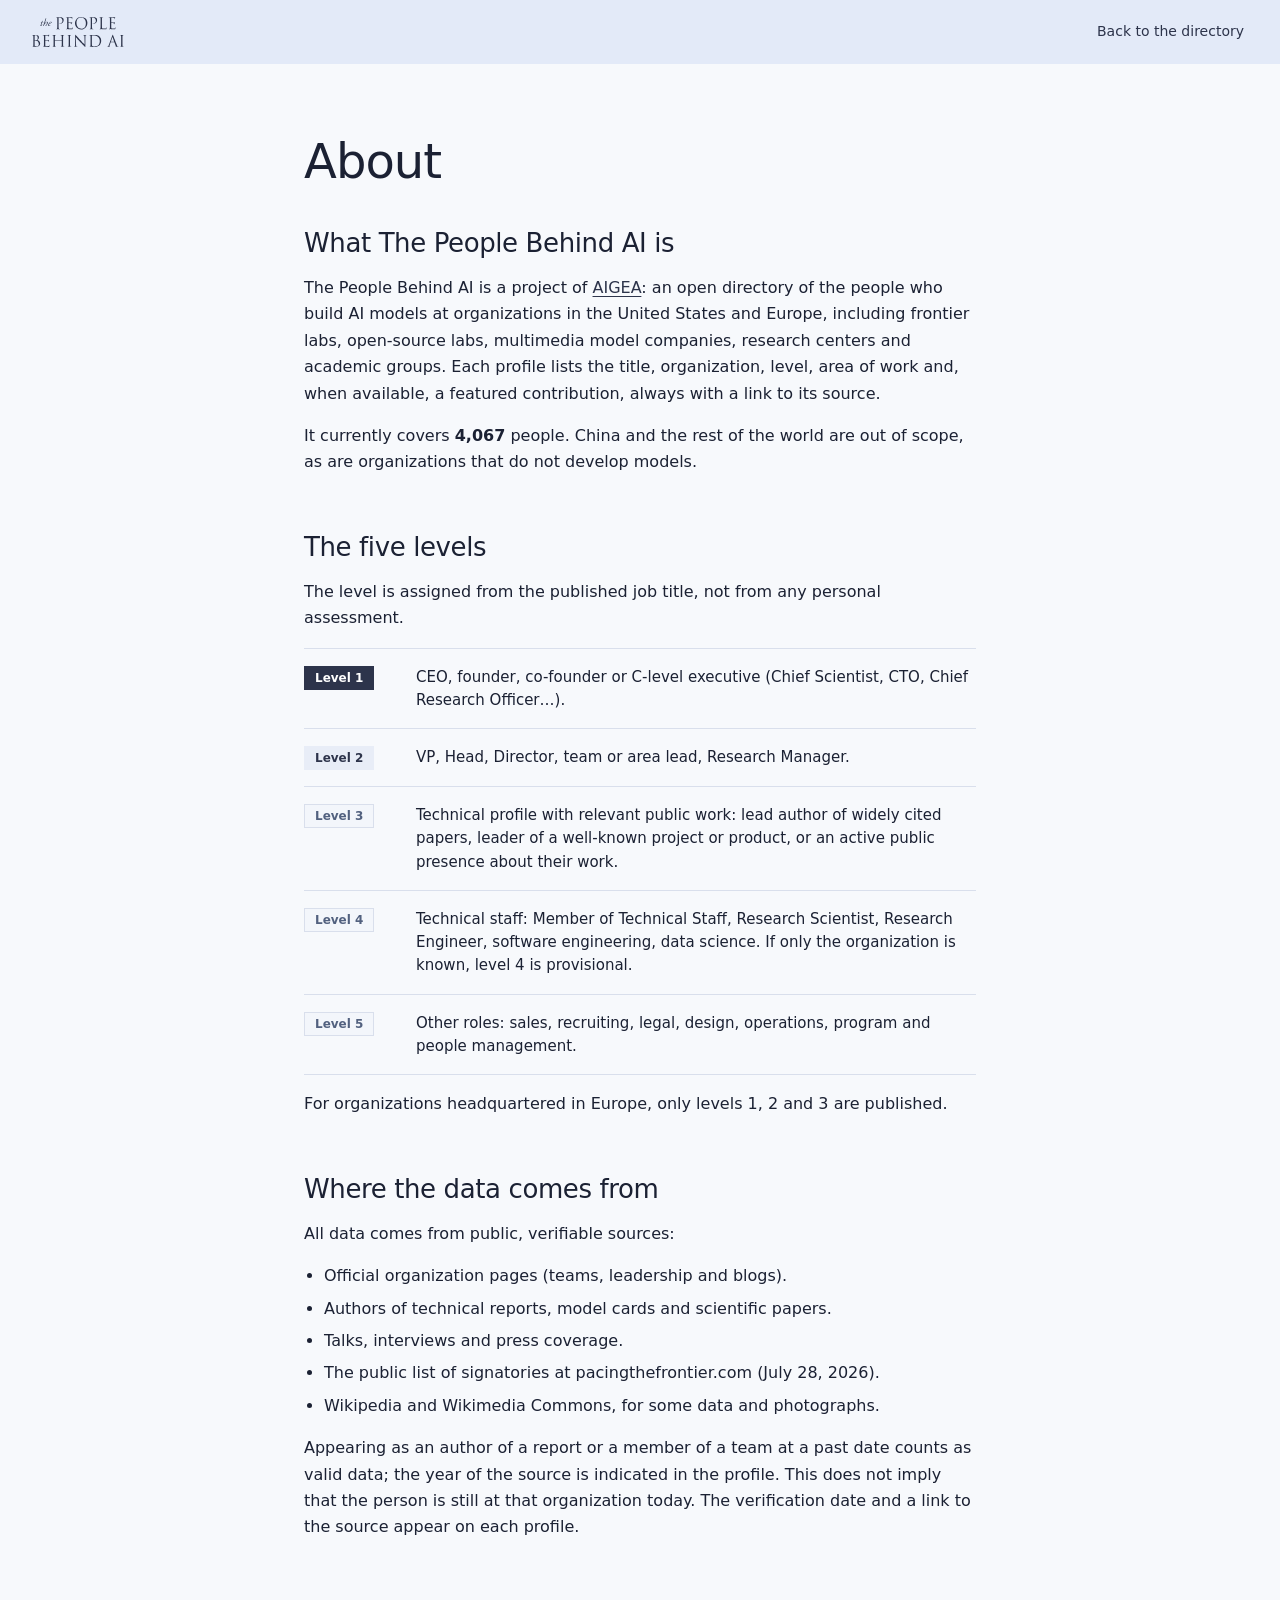
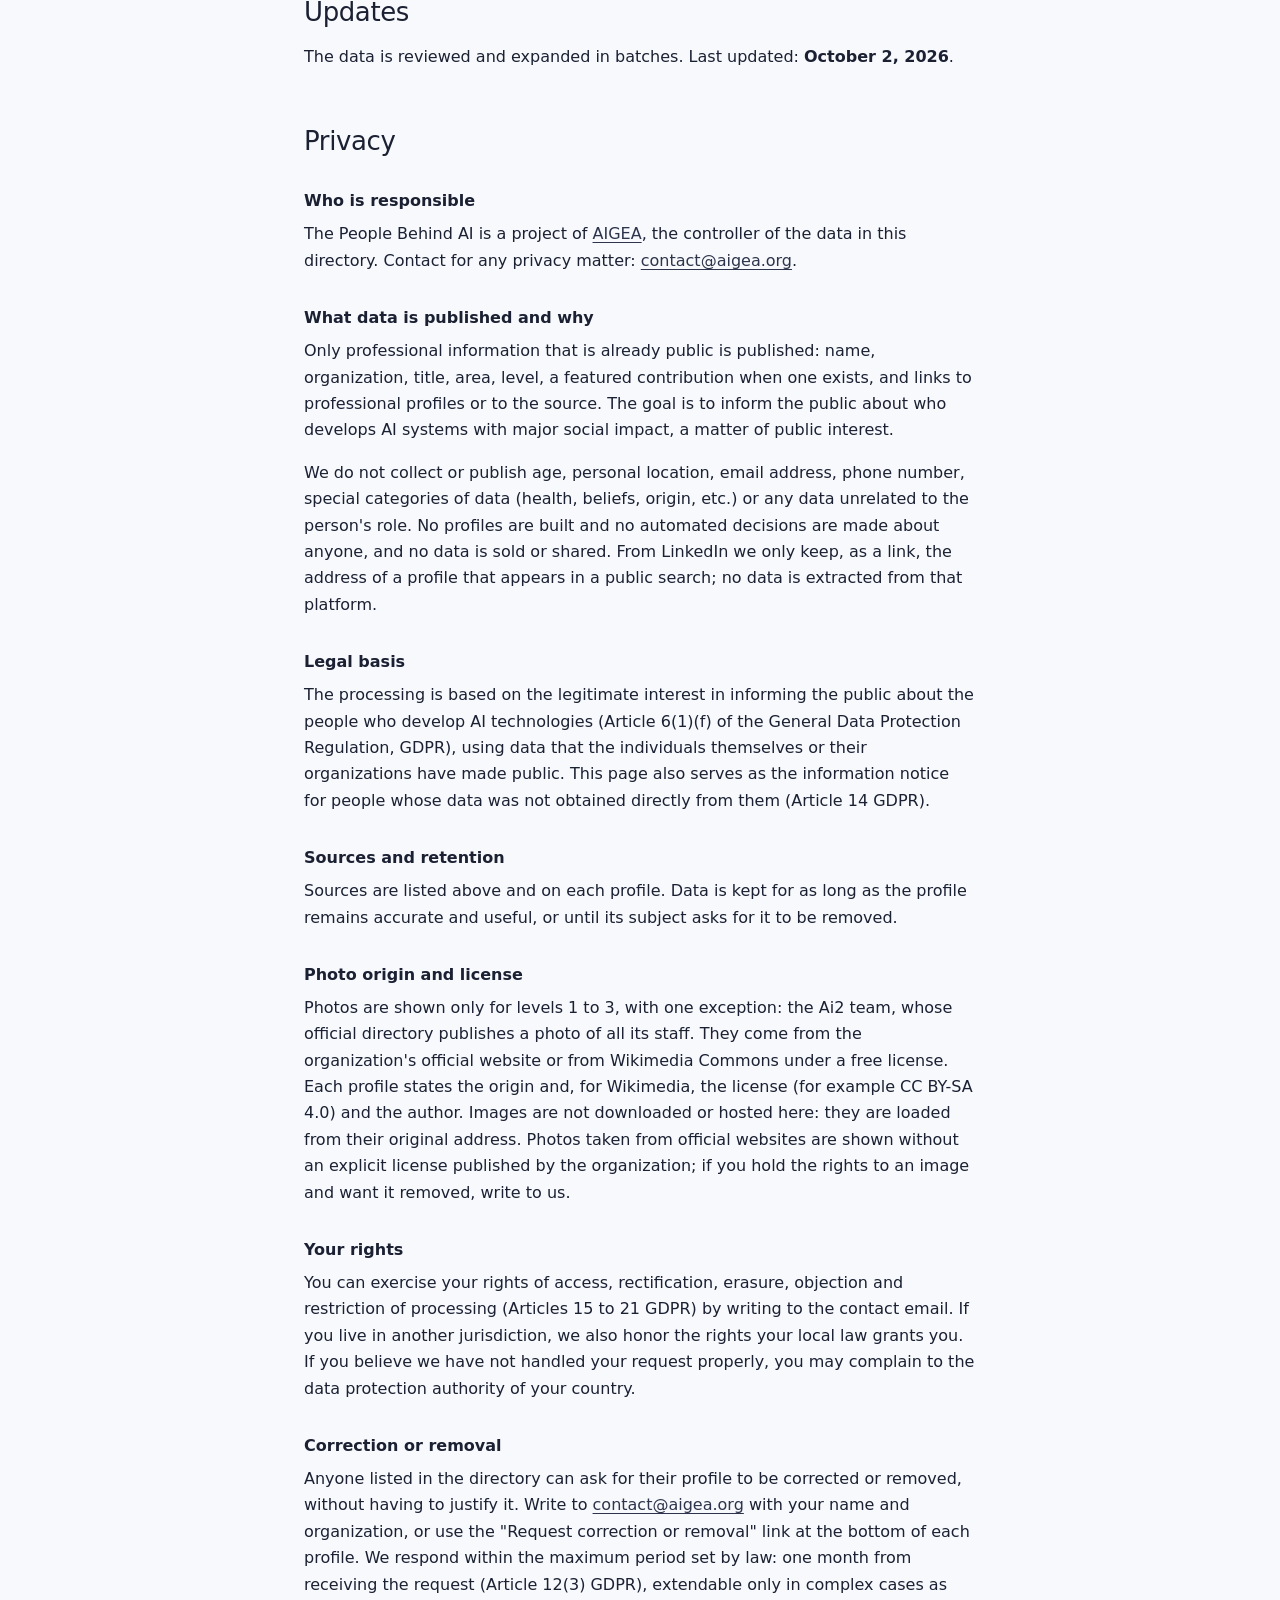
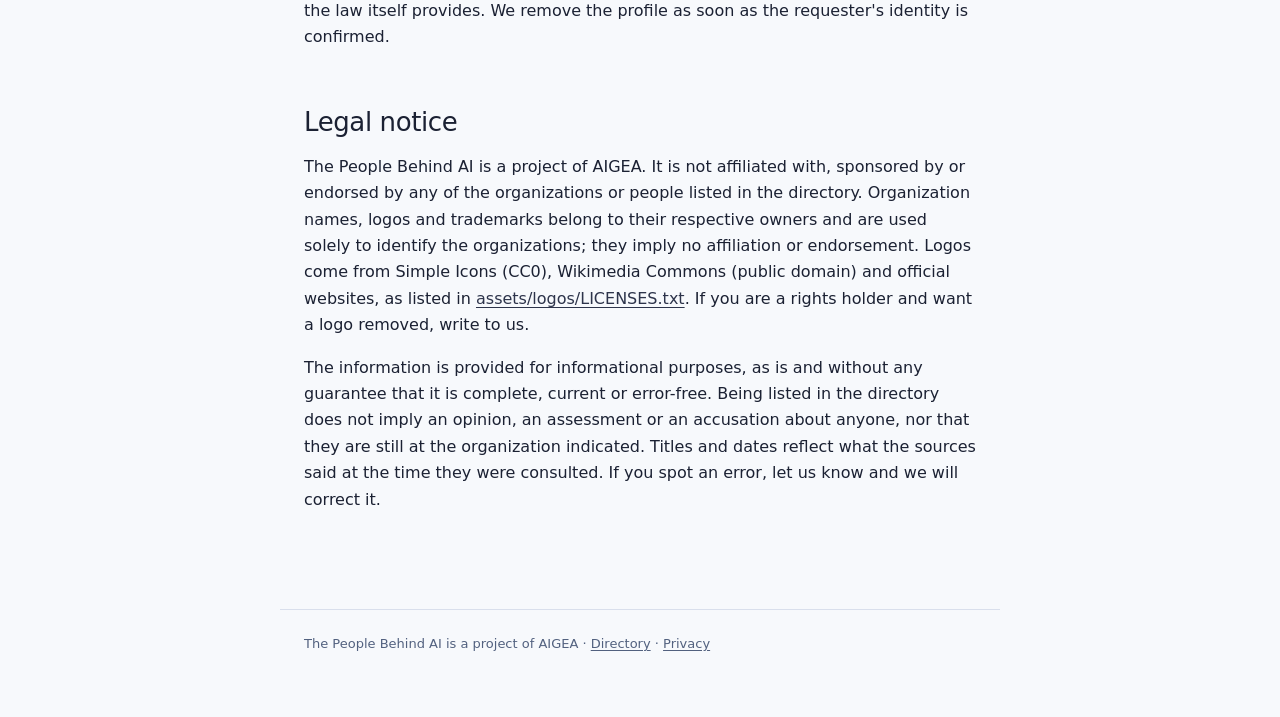
<file: about.html>
<!DOCTYPE html>
<html lang="en">
<head>
  <meta charset="utf-8">
  <meta name="viewport" content="width=device-width, initial-scale=1">
  <title>About | The People Behind AI</title>
  <meta name="description" content="What The People Behind AI is, how the five levels are defined, where the data comes from, and how to request a correction or removal.">
  <meta name="theme-color" content="#2D344B">
  <link rel="canonical" href="https://thepeoplebehindai.org/about.html">

  <meta property="og:type" content="website">
  <meta property="og:site_name" content="The People Behind AI">
  <meta property="og:locale" content="en_US">
  <meta property="og:title" content="About | The People Behind AI">
  <meta property="og:description" content="What the project is, the criteria behind the levels, where the data comes from, and how to request corrections or removals.">
  <meta property="og:url" content="https://thepeoplebehindai.org/about.html">
  <meta property="og:image" content="https://thepeoplebehindai.org/assets/og-image.png?v=2">
  <meta property="og:image:width" content="1200">
  <meta property="og:image:height" content="630">
  <meta property="og:image:alt" content="The People Behind AI: who builds AI models">
  <meta name="twitter:card" content="summary_large_image">
  <meta name="twitter:title" content="About | The People Behind AI">
  <meta name="twitter:description" content="What the project is, the criteria behind the levels, and how to request corrections or removals.">
  <meta name="twitter:image" content="https://thepeoplebehindai.org/assets/og-image.png?v=2">

  <link rel="icon" href="favicon.ico?v=2" sizes="any">
  <link rel="icon" type="image/png" sizes="32x32" href="assets/iconos/favicon-32x32.png?v=2">
  <link rel="icon" type="image/png" sizes="16x16" href="assets/iconos/favicon-16x16.png?v=2">
  <link rel="apple-touch-icon" sizes="180x180" href="assets/iconos/apple-touch-icon.png?v=2">
  <link rel="manifest" href="manifest.webmanifest">
  <link rel="stylesheet" href="css/style.css">
</head>
<body>
  <header class="cabecera">
    <h1 class="titulo"><a class="titulo-enlace" href="index.html"><img class="logo" src="assets/logo.svg" alt="The People Behind AI" width="93" height="30"></a></h1>
    <div class="cabecera-der">
      <a class="nav-enlace" href="index.html">Back to the directory</a>
    </div>
  </header>

  <main class="pagina">
    <h2 class="pagina-titulo">About</h2>

    <section class="pagina-seccion" aria-labelledby="que-es">
      <h3 id="que-es">What The People Behind AI is</h3>
      <p>The People Behind AI is a project of <a href="https://aigea.org" target="_blank" rel="noopener noreferrer">AIGEA</a>: an open directory of the people who build AI models at organizations in the United States and Europe, including frontier labs, open-source labs, multimedia model companies, research centers and academic groups. Each profile lists the title, organization, level, area of work and, when available, a featured contribution, always with a link to its source.</p>
      <p>It currently covers <strong id="total-personas">thousands of</strong> people. China and the rest of the world are out of scope, as are organizations that do not develop models.</p>
    </section>

    <section class="pagina-seccion" aria-labelledby="niveles">
      <h3 id="niveles">The five levels</h3>
      <p>The level is assigned from the published job title, not from any personal assessment.</p>
      <dl class="niveles">
        <div class="nivel-fila"><dt><span class="etiqueta-nivel nivel-1">Level 1</span></dt><dd>CEO, founder, co-founder or C-level executive (Chief Scientist, CTO, Chief Research Officer…).</dd></div>
        <div class="nivel-fila"><dt><span class="etiqueta-nivel nivel-2">Level 2</span></dt><dd>VP, Head, Director, team or area lead, Research Manager.</dd></div>
        <div class="nivel-fila"><dt><span class="etiqueta-nivel nivel-3">Level 3</span></dt><dd>Technical profile with relevant public work: lead author of widely cited papers, leader of a well-known project or product, or an active public presence about their work.</dd></div>
        <div class="nivel-fila"><dt><span class="etiqueta-nivel nivel-4">Level 4</span></dt><dd>Technical staff: Member of Technical Staff, Research Scientist, Research Engineer, software engineering, data science. If only the organization is known, level 4 is provisional.</dd></div>
        <div class="nivel-fila"><dt><span class="etiqueta-nivel nivel-5">Level 5</span></dt><dd>Other roles: sales, recruiting, legal, design, operations, program and people management.</dd></div>
      </dl>
      <p>For organizations headquartered in Europe, only levels 1, 2 and 3 are published.</p>
    </section>

    <section class="pagina-seccion" aria-labelledby="datos">
      <h3 id="datos">Where the data comes from</h3>
      <p>All data comes from public, verifiable sources:</p>
      <ul>
        <li>Official organization pages (teams, leadership and blogs).</li>
        <li>Authors of technical reports, model cards and scientific papers.</li>
        <li>Talks, interviews and press coverage.</li>
        <li>The public list of signatories at pacingthefrontier.com (July 28, 2026).</li>
        <li>Wikipedia and Wikimedia Commons, for some data and photographs.</li>
      </ul>
      <p>Appearing as an author of a report or a member of a team at a past date counts as valid data; the year of the source is indicated in the profile. This does not imply that the person is still at that organization today. The verification date and a link to the source appear on each profile.</p>
    </section>

    <section class="pagina-seccion" aria-labelledby="actualizacion">
      <h3 id="actualizacion">Updates</h3>
      <p>The data is reviewed and expanded in batches. Last updated: <strong id="ultima-actualizacion">—</strong>.</p>
    </section>

    <section class="pagina-seccion" aria-labelledby="privacidad">
      <h3 id="privacidad">Privacy</h3>

      <h4>Who is responsible</h4>
      <p>The People Behind AI is a project of <a href="https://aigea.org" target="_blank" rel="noopener noreferrer">AIGEA</a>, the controller of the data in this directory. Contact for any privacy matter: <a class="js-contacto" href="#contacto">the contact email</a>.</p>

      <h4>What data is published and why</h4>
      <p>Only professional information that is already public is published: name, organization, title, area, level, a featured contribution when one exists, and links to professional profiles or to the source. The goal is to inform the public about who develops AI systems with major social impact, a matter of public interest.</p>
      <p>We do not collect or publish age, personal location, email address, phone number, special categories of data (health, beliefs, origin, etc.) or any data unrelated to the person's role. No profiles are built and no automated decisions are made about anyone, and no data is sold or shared. From LinkedIn we only keep, as a link, the address of a profile that appears in a public search; no data is extracted from that platform.</p>

      <h4>Legal basis</h4>
      <p>The processing is based on the legitimate interest in informing the public about the people who develop AI technologies (Article 6(1)(f) of the General Data Protection Regulation, GDPR), using data that the individuals themselves or their organizations have made public. This page also serves as the information notice for people whose data was not obtained directly from them (Article 14 GDPR).</p>

      <h4>Sources and retention</h4>
      <p>Sources are listed above and on each profile. Data is kept for as long as the profile remains accurate and useful, or until its subject asks for it to be removed.</p>

      <h4>Photo origin and license</h4>
      <p>Photos are shown only for levels 1 to 3, with one exception: the Ai2 team, whose official directory publishes a photo of all its staff. They come from the organization's official website or from Wikimedia Commons under a free license. Each profile states the origin and, for Wikimedia, the license (for example CC BY-SA 4.0) and the author. Images are not downloaded or hosted here: they are loaded from their original address. Photos taken from official websites are shown without an explicit license published by the organization; if you hold the rights to an image and want it removed, write to us.</p>

      <h4>Your rights</h4>
      <p>You can exercise your rights of access, rectification, erasure, objection and restriction of processing (Articles 15 to 21 GDPR) by writing to the contact email. If you live in another jurisdiction, we also honor the rights your local law grants you. If you believe we have not handled your request properly, you may complain to the data protection authority of your country.</p>

      <h4 id="contacto">Correction or removal</h4>
      <p>Anyone listed in the directory can ask for their profile to be corrected or removed, without having to justify it. Write to <a class="js-contacto" href="#contacto">the contact email</a> with your name and organization, or use the "Request correction or removal" link at the bottom of each profile. We respond within the maximum period set by law: <span class="js-plazo">one month</span> from receiving the request (Article 12(3) GDPR), extendable only in complex cases as the law itself provides. We remove the profile as soon as the requester's identity is confirmed.</p>
    </section>

    <section class="pagina-seccion" aria-labelledby="aviso-legal">
      <h3 id="aviso-legal">Legal notice</h3>
      <p>The People Behind AI is a project of AIGEA. It is not affiliated with, sponsored by or endorsed by any of the organizations or people listed in the directory. Organization names, logos and trademarks belong to their respective owners and are used solely to identify the organizations; they imply no affiliation or endorsement. Logos come from Simple Icons (CC0), Wikimedia Commons (public domain) and official websites, as listed in <a href="assets/logos/LICENSES.txt">assets/logos/LICENSES.txt</a>. If you are a rights holder and want a logo removed, write to us.</p>
      <p>The information is provided for informational purposes, as is and without any guarantee that it is complete, current or error-free. Being listed in the directory does not imply an opinion, an assessment or an accusation about anyone, nor that they are still at the organization indicated. Titles and dates reflect what the sources said at the time they were consulted. If you spot an error, let us know and we will correct it.</p>
    </section>
  </main>

  <footer class="pie-pagina">
    <p>The People Behind AI is a project of AIGEA · <a href="index.html">Directory</a> · <a href="about.html#privacidad">Privacy</a></p>
  </footer>

  <script src="js/config.js"></script>
  <script src="js/about.js"></script>
</body>
</html>
</file>
<file: css/style.css>
:root {
  /* Paleta azul construida alrededor del logo (#2D344B) */
  --azul-tinta: #1B2133;      /* texto principal */
  --azul-profundo: #2D344B;   /* logo, botones primarios, nivel 1 */
  --azul-hover: #1F2538;      /* hover de botones primarios */
  --azul-medio: #52617F;      /* texto secundario */
  --azul-borde: #D9DFEC;      /* líneas y bordes */
  --azul-claro: #E8EDF7;      /* superficies, hover, nivel 2 */
  --azul-palido: #F3F6FB;     /* fondos suaves */
  --azul-hero: #E3EAF8;       /* degradado del bloque superior */
  --azul-acento: #2F5BEA;     /* foco, selección y enlaces al pasar el ratón */
  --fondo: #F7F9FC;
  --blanco: #FFFFFF;

  --radio-control: 0;      /* buscador, filtros y botones */
  --radio-etiqueta: 0;      /* etiquetas de nivel y área */
  --radio-tarjeta: 0;
  --rapido: 150ms;
  --panel: 250ms;
  --serif: ui-serif, "Iowan Old Style", "Palatino Linotype", Palatino, Georgia, "Times New Roman", serif;
  --mono: ui-monospace, "SF Mono", Menlo, Consolas, "Liberation Mono", monospace;
}

* { box-sizing: border-box; }

[hidden] { display: none !important; }

body {
  margin: 0;
  font-family: -apple-system, BlinkMacSystemFont, "Segoe UI", Roboto, system-ui, sans-serif;
  color: var(--azul-tinta);
  background: var(--fondo);
  line-height: 1.5;
  -webkit-font-smoothing: antialiased;
}

body.bloqueado { overflow: hidden; }

.sr-only {
  position: absolute;
  width: 1px;
  height: 1px;
  overflow: hidden;
  clip: rect(0 0 0 0);
  white-space: nowrap;
}

button { font: inherit; }

:focus-visible {
  outline: 2px solid var(--azul-acento);
  outline-offset: 2px;
}

/* ---------- Cabecera translúcida ---------- */
.cabecera {
  position: sticky;
  top: 0;
  z-index: 30;
  height: 64px;
  display: flex;
  align-items: center;
  justify-content: space-between;
  padding: 0 max(32px, calc((100% - 1280px) / 2));
  background: var(--azul-hero);
  border-bottom: 1px solid transparent;
  transition: background var(--rapido), border-color var(--rapido);
}

.cabecera.con-fondo {
  background: rgba(255, 255, 255, 0.85);
  -webkit-backdrop-filter: saturate(180%) blur(12px);
  backdrop-filter: saturate(180%) blur(12px);
  border-bottom-color: var(--azul-borde);
}

.titulo {
  margin: 0;
  line-height: 0;
}

.titulo-enlace {
  display: block;
  color: inherit;
  text-decoration: none;
  border-radius: 0;
}

.logo {
  display: block;
  width: auto;
  height: 30px;
}

.cabecera-der {
  display: flex;
  align-items: center;
  gap: 16px;
}

.nav-enlace {
  display: inline-flex;
  align-items: center;
  height: 36px;
  padding: 0 4px;
  font-size: 14px;
  color: var(--azul-profundo);
  text-decoration: none;
  background: none;
  border: 0;
  transition: color var(--rapido);
}

.nav-enlace:hover { color: var(--azul-acento); }

.contador {
  margin: 0;
  font-size: 14px;
  color: var(--azul-medio);
}

/* ---------- Bloque superior ---------- */
.hero {
  position: relative;
  padding: 56px 24px 48px;
  text-align: center;
  background: linear-gradient(180deg, var(--azul-hero) 0%, var(--fondo) 100%);
  overflow: hidden;
}

.hero-patrocinio {
  display: inline-flex;
  align-items: center;
  gap: 6px;
  margin: 0 0 20px;
  padding: 4px 6px;
  color: var(--azul-medio);
  font-size: 12px;
  letter-spacing: -0.02em;
  text-decoration: none;
  border-radius: 0;
  transition: opacity var(--rapido);
}

.hero-patrocinio:hover { opacity: 0.8; }

.hero-patrocinio img {
  display: block;
  width: auto;
  height: 14px;
}

.hero-titulo {
  margin: 0 auto;
  max-width: 820px;
  font-size: 52px;
  line-height: 1.12;
  font-weight: 400;
  letter-spacing: -0.02em;
  color: var(--azul-tinta);
}

.hero-acento {
  display: block;
  font-family: var(--serif);
  font-style: italic;
  font-weight: 400;
  color: var(--azul-profundo);
}

.hero-sub {
  margin: 20px auto 0;
  max-width: 620px;
  font-size: 17px;
  line-height: 1.55;
  color: var(--azul-medio);
}

/* ---------- Filtros ---------- */
.filtros {
  position: sticky;
  top: 64px;
  z-index: 20;
  display: flex;
  flex-wrap: wrap;
  align-items: center;
  gap: 12px;
  padding: 16px max(32px, calc((100% - 1280px) / 2));
  background: rgba(247, 249, 252, 0.9);
  -webkit-backdrop-filter: blur(10px);
  backdrop-filter: blur(10px);
}

.buscador {
  flex: 1 1 280px;
  min-width: 200px;
  max-width: 380px;
  height: 40px;
  padding: 0 18px;
  font: inherit;
  font-size: 14px;
  color: var(--azul-tinta);
  background: var(--blanco);
  border: 1px solid var(--azul-borde);
  border-radius: 0;
  transition: border-color var(--rapido);
}

.buscador::placeholder { color: var(--azul-medio); }
.buscador:hover { border-color: var(--azul-medio); }
.buscador:focus-visible { outline: 2px solid var(--azul-acento); outline-offset: 0; border-color: var(--azul-acento); }

.selectores {
  display: flex;
  flex-wrap: wrap;
  gap: 8px;
}

.desplegable { position: relative; }

.desplegable-boton,
.boton-filtros {
  display: inline-flex;
  align-items: center;
  gap: 8px;
  height: 40px;
  padding: 0 18px;
  font-size: 14px;
  color: var(--azul-profundo);
  background: var(--blanco);
  border: 1px solid var(--azul-borde);
  border-radius: 0;
  cursor: pointer;
  transition: background var(--rapido), border-color var(--rapido), color var(--rapido);
}

.desplegable-boton:hover,
.boton-filtros:hover { border-color: var(--azul-medio); }

/* Filtro seleccionado */
.desplegable.activo .desplegable-boton,
.boton-filtros.activo {
  color: var(--azul-profundo);
  background: var(--azul-claro);
  border-color: var(--azul-acento);
}

.desplegable-num,
.insignia {
  min-width: 20px;
  padding: 0 6px;
  font-size: 12px;
  font-weight: 600;
  line-height: 20px;
  text-align: center;
  color: var(--blanco);
  background: var(--azul-profundo);
  border-radius: 0;
}

.desplegable-panel {
  position: absolute;
  top: calc(100% + 8px);
  left: 0;
  z-index: 40;
  min-width: 240px;
  max-height: 340px;
  overflow-y: auto;
  padding: 8px;
  background: var(--blanco);
  border: 1px solid var(--azul-borde);
  border-radius: 0;
}

.desplegable:nth-last-child(-n+2) .desplegable-panel {
  left: auto;
  right: 0;
}

.opcion {
  display: flex;
  align-items: center;
  gap: 10px;
  padding: 8px 10px;
  font-size: 14px;
  border-radius: 0;
  cursor: pointer;
  transition: background var(--rapido);
}

.opcion:hover { background: var(--azul-palido); }
.opcion input { width: 16px; height: 16px; margin: 0; accent-color: var(--azul-profundo); }
.opcion input:focus-visible { outline: 2px solid var(--azul-acento); outline-offset: 2px; }
.opcion-texto { flex: 1; }
.opcion-cuenta { font-size: 12px; color: var(--azul-medio); }

.boton-limpiar {
  height: 40px;
  white-space: nowrap;
  padding: 0 18px;
  font-size: 14px;
  color: var(--azul-profundo);
  background: transparent;
  border: 1px solid var(--azul-borde);
  border-radius: 0;
  cursor: pointer;
  transition: background var(--rapido), border-color var(--rapido);
}

.boton-limpiar:hover { background: var(--azul-claro); border-color: var(--azul-medio); }

.boton-principal {
  width: 100%;
  height: 48px;
  font-size: 15px;
  font-weight: 600;
  color: var(--blanco);
  background: var(--azul-profundo);
  border: 0;
  border-radius: 0;
  cursor: pointer;
  transition: background var(--rapido);
}

.boton-principal:hover { background: var(--azul-hover); }

.boton-filtros { display: none; }

/* ---------- Tabla en tarjeta con borde fino ---------- */
.contenedor-tabla {
  width: calc(100% - 64px);
  max-width: 1280px;
  margin: 0 auto 64px;
  overflow-x: auto;
  background: var(--blanco);
  border: 1px solid var(--azul-borde);
  border-radius: 0;
}

.tabla {
  width: 100%;
  border-collapse: collapse;
  font-size: 14px;
}

.tabla th {
  padding: 16px;
  text-align: left;
  font-size: 12px;
  font-weight: 500;
  letter-spacing: 0.02em;
  color: var(--azul-medio);
  white-space: nowrap;
  border-bottom: 1px solid var(--azul-borde);
}

.tabla td {
  padding: 14px 16px;
  vertical-align: middle;
  border-bottom: 1px solid var(--azul-claro);
}

.tabla tbody tr:last-child td { border-bottom: 0; }

.tabla tbody tr {
  cursor: pointer;
  transition: background var(--rapido);
}

.tabla tbody tr:hover { background: var(--azul-palido); }
.tabla tbody tr:focus-visible { outline: 2px solid var(--azul-acento); outline-offset: -2px; }

.orden {
  display: inline-flex;
  align-items: center;
  gap: 4px;
  padding: 0;
  color: inherit;
  letter-spacing: inherit;
  background: none;
  border: 0;
  border-radius: 0;
  cursor: pointer;
  transition: color var(--rapido);
}

.orden:hover { color: var(--azul-tinta); }

.flecha { display: inline-block; width: 10px; color: var(--azul-profundo); }
th[aria-sort="ascending"] .flecha::after { content: "\2191"; }
th[aria-sort="descending"] .flecha::after { content: "\2193"; }
th[aria-sort="ascending"],
th[aria-sort="descending"] { color: var(--azul-tinta); }

.col-foto { width: 72px; padding-right: 0; }
.col-enlaces { width: 120px; }

.foto {
  display: block;
  width: 40px;
  height: 40px;
  object-fit: cover;
  background: var(--azul-claro);
  border: 1px solid var(--azul-borde);
  border-radius: 0;
}

.empresa-celda {
  display: inline-flex;
  align-items: center;
  gap: 8px;
}

.logo-empresa,
.logo-hueco {
  flex: none;
  display: inline-block;
  width: 16px;
  height: 16px;
  object-fit: contain;
  vertical-align: middle;
}

.opcion-texto { display: inline-flex; align-items: center; gap: 8px; }

.ficha-empresa { display: flex; align-items: center; gap: 8px; }
.ficha-empresa .logo-empresa,
.ficha-empresa .logo-hueco { width: 18px; height: 18px; }

.nombre { font-weight: 600; color: var(--azul-tinta); }
.cargo,
.empresa,
.area { color: var(--azul-medio); }
.cargo { max-width: 360px; }

/* ---------- Etiquetas ---------- */
.etiqueta-nivel,
.etiqueta-area {
  display: inline-block;
  padding: 3px 11px;
  font-size: 12px;
  font-weight: 600;
  white-space: nowrap;
  border-radius: 0;
}

.nivel-1 { color: var(--blanco); background: var(--azul-profundo); }
.nivel-2 { color: var(--azul-profundo); background: var(--azul-claro); }
.nivel-3,
.nivel-4,
.nivel-5,
.etiqueta-area { color: var(--azul-medio); background: var(--azul-palido); box-shadow: inset 0 0 0 1px var(--azul-borde); }

/* ---------- Enlaces ---------- */
.enlaces { display: flex; gap: 12px; }

.enlace {
  display: inline-flex;
  color: var(--azul-medio);
  border-radius: 0;
  transition: color var(--rapido);
}

.enlace:hover { color: var(--azul-acento); }

.enlace svg { width: 18px; height: 18px; fill: currentColor; }

/* ---------- Estado vacío ---------- */
.vacio {
  display: flex;
  flex-direction: column;
  align-items: center;
  gap: 20px;
  padding: 96px 16px;
  text-align: center;
}

.vacio-texto { margin: 0; color: var(--azul-medio); }
.centinela { height: 1px; }

/* ---------- Páginas de texto (About) ---------- */
.pagina {
  max-width: 720px;
  margin: 0 auto;
  padding: 72px 24px 40px;
}

.pagina-titulo {
  margin: 0 0 40px;
  font-size: 48px;
  line-height: 1.08;
  font-weight: 400;
  letter-spacing: -0.02em;
}

.pagina-seccion { margin-bottom: 56px; }

.pagina-seccion h3 {
  margin: 0 0 16px;
  font-size: 26px;
  line-height: 1.2;
  font-weight: 400;
  letter-spacing: -0.015em;
}

.pagina-seccion h4 {
  margin: 32px 0 8px;
  font-size: 16px;
  font-weight: 600;
}

.pagina-seccion p,
.pagina-seccion li {
  font-size: 16px;
  line-height: 1.65;
}

.pagina-seccion p { margin: 0 0 16px; }
.pagina-seccion ul { margin: 0 0 16px; padding-left: 20px; }
.pagina-seccion li { margin-bottom: 6px; }

.pagina-seccion a {
  color: var(--azul-profundo);
  text-decoration: underline;
  text-underline-offset: 3px;
  transition: color var(--rapido);
}

.pagina-seccion a:hover { color: var(--azul-acento); }

.niveles { margin: 0 0 16px; }

.nivel-fila {
  display: grid;
  grid-template-columns: 96px 1fr;
  gap: 16px;
  align-items: baseline;
  padding: 16px 0;
  border-bottom: 1px solid var(--azul-borde);
}

.nivel-fila:first-child { border-top: 1px solid var(--azul-borde); }
.nivel-fila dt,
.nivel-fila dd { margin: 0; }
.nivel-fila dd { font-size: 15px; line-height: 1.55; }

.pie-pagina {
  max-width: 720px;
  margin: 0 auto;
  padding: 24px 24px 64px;
  font-size: 13px;
  color: var(--azul-medio);
  border-top: 1px solid var(--azul-borde);
}

.pie-pagina p { margin: 0; }
.pie-pagina a { color: var(--azul-medio); text-underline-offset: 2px; }
.pie-pagina a:hover { color: var(--azul-acento); }

/* ---------- Capa oscura ---------- */
.fondo {
  position: fixed;
  inset: 0;
  z-index: 50;
  background: rgba(27, 33, 51, 0.45);
  opacity: 0;
  visibility: hidden;
  transition: opacity var(--panel) ease, visibility 0s linear var(--panel);
}

.fondo.visible {
  opacity: 1;
  visibility: visible;
  transition: opacity var(--panel) ease;
}

/* ---------- Ficha ---------- */
.ficha {
  position: fixed;
  top: 0;
  right: 0;
  bottom: 0;
  z-index: 60;
  width: 480px;
  max-width: 100%;
  overflow-y: auto;
  background: var(--blanco);
  border-left: 1px solid var(--azul-borde);
  border-radius: 0;
  transform: translateX(100%);
  visibility: hidden;
  transition: transform var(--panel) ease, visibility 0s linear var(--panel);
}

.ficha.abierta {
  transform: none;
  visibility: visible;
  transition: transform var(--panel) ease;
}

.ficha:focus { outline: none; }

.ficha-cerrar {
  position: absolute;
  top: 16px;
  right: 16px;
  display: flex;
  align-items: center;
  justify-content: center;
  width: 40px;
  height: 40px;
  color: var(--azul-profundo);
  background: var(--azul-palido);
  border: 0;
  border-radius: 0;
  cursor: pointer;
  transition: background var(--rapido);
}

.ficha-cerrar:hover { background: var(--azul-claro); }
.ficha-cerrar svg { width: 20px; height: 20px; fill: currentColor; }

.ficha-contenido {
  display: flex;
  flex-direction: column;
  gap: 24px;
  padding: 72px 40px 40px;
}

.ficha-cabecera {
  display: flex;
  flex-direction: column;
  align-items: flex-start;
  gap: 8px;
}

.ficha-foto {
  display: block;
  width: 120px;
  height: 120px;
  margin-bottom: 12px;
  object-fit: cover;
  background: var(--azul-claro);
  border: 1px solid var(--azul-borde);
  border-radius: 0;
}

.ficha-nombre {
  margin: 0;
  font-size: 30px;
  line-height: 1.15;
  font-weight: 400;
  letter-spacing: -0.02em;
}

.ficha-cargo {
  margin: 0;
  font-size: 16px;
  color: var(--azul-tinta);
}

.ficha-empresa {
  margin: 0;
  font-family: var(--serif);
  font-style: italic;
  font-size: 17px;
  color: var(--azul-medio);
}

.ficha-etiquetas { display: flex; flex-wrap: wrap; gap: 8px; margin-top: 8px; }

.ficha-bloque-titulo {
  margin: 0 0 8px;
  font-family: var(--mono);
  font-size: 11px;
  font-weight: 400;
  letter-spacing: 0.08em;
  text-transform: uppercase;
  color: var(--azul-medio);
}

.ficha-contribucion {
  margin: 0;
  font-size: 15px;
  line-height: 1.6;
}

.ficha-enlaces { display: flex; flex-wrap: wrap; gap: 8px; }

.boton-enlace {
  display: inline-flex;
  align-items: center;
  gap: 8px;
  height: 40px;
  padding: 0 18px;
  font-size: 14px;
  color: var(--azul-profundo);
  text-decoration: none;
  background: var(--blanco);
  border: 1px solid var(--azul-borde);
  border-radius: 0;
  transition: color var(--rapido), border-color var(--rapido), background var(--rapido);
}

.boton-enlace:hover { color: var(--azul-acento); border-color: var(--azul-acento); }
.boton-enlace svg { width: 18px; height: 18px; fill: currentColor; }

.ficha-pie {
  display: flex;
  flex-direction: column;
  gap: 6px;
  margin-top: 8px;
  padding-top: 20px;
  font-size: 12px;
  color: var(--azul-medio);
  border-top: 1px solid var(--azul-borde);
}

.ficha-pie p { margin: 0; }

.ficha-pie a {
  color: var(--azul-medio);
  text-decoration: underline;
  text-underline-offset: 2px;
  transition: color var(--rapido);
}

.ficha-pie a:hover { color: var(--azul-acento); }
.ficha-pie .enlace-retirada { margin-top: 6px; }
.ficha-pie .foto-credito { font-size: 13px; color: var(--azul-profundo); }

/* ---------- Panel de filtros móvil ---------- */
.panel-filtros {
  position: fixed;
  inset: 0;
  z-index: 60;
  display: flex;
  flex-direction: column;
  background: var(--blanco);
  transform: translateY(100%);
  visibility: hidden;
  transition: transform var(--panel) ease, visibility 0s linear var(--panel);
}

.panel-filtros.abierto {
  transform: none;
  visibility: visible;
  transition: transform var(--panel) ease;
}

.panel-filtros:focus { outline: none; }

.panel-filtros-cabecera {
  position: relative;
  display: flex;
  align-items: center;
  gap: 12px;
  padding: 16px 72px 16px 20px;
  border-bottom: 1px solid var(--azul-borde);
}

.panel-filtros-titulo { flex: 1; margin: 0; font-size: 18px; font-weight: 600; }

.panel-filtros-cuerpo {
  flex: 1;
  overflow-y: auto;
  padding: 8px 20px 24px;
}

.grupo-filtro { margin: 0; padding: 20px 0 8px; border: 0; }
.grupo-filtro legend { padding: 0; margin-bottom: 8px; font-size: 13px; font-weight: 600; color: var(--azul-medio); }
.grupo-filtro .opcion { padding: 12px 4px; font-size: 16px; }

.panel-filtros-pie { padding: 16px 20px; border-top: 1px solid var(--azul-borde); }

/* ---------- Pantallas medianas ---------- */
@media (max-width: 1100px) {
  .hero-titulo { font-size: 44px; }
}

/* ---------- Móvil ---------- */
@media (max-width: 767px) {
  .cabecera { height: 56px; padding: 0 16px; }
  .logo { height: 25px; }
  .cabecera-der { gap: 10px; }
  .nav-enlace { height: 32px; padding: 0 14px; }

  .hero { padding: 36px 20px 32px; }
  .hero-patrocinio { margin-bottom: 16px; }
  .hero-patrocinio img { height: 13px; }
  .hero-titulo { font-size: 34px; }
  .hero-sub { margin-top: 14px; font-size: 15px; }

  .filtros {
    top: 56px;
    flex-wrap: nowrap;
    gap: 8px;
    padding: 12px 16px;
  }

  .buscador { flex: 1 1 auto; min-width: 0; max-width: none; width: 0; }
  .selectores { display: none; }
  .boton-filtros { display: inline-flex; }
  .boton-limpiar { padding: 0 14px; }

  .contenedor-tabla {
    width: auto;
    margin: 0 12px 40px;
    border-radius: 0;
  }

  /* Tabla convertida en tarjetas apiladas */
  .tabla,
  .tabla tbody,
  .tabla tr,
  .tabla td { display: block; }

  .tabla thead { display: none; }

  .tabla tbody tr {
    display: grid;
    grid-template-columns: 56px 1fr;
    grid-template-areas:
      "foto nombre"
      "foto cargo"
      "foto empresa"
      "foto nivel";
    column-gap: 16px;
    row-gap: 2px;
    padding: 20px 16px;
    border-bottom: 1px solid var(--azul-claro);
  }

  .tabla tbody tr:last-child { border-bottom: 0; }

  .tabla td { padding: 0; border: 0; }
  .tabla td.col-foto { grid-area: foto; width: auto; padding: 0; }
  .tabla td.nombre { grid-area: nombre; font-size: 16px; }
  .tabla td.cargo { grid-area: cargo; max-width: none; }
  .tabla td.empresa { grid-area: empresa; }
  .tabla td.celda-nivel { grid-area: nivel; margin-top: 8px; }
  .tabla td.area,
  .tabla td.celda-enlaces { display: none; }

  .foto { width: 56px; height: 56px; }

  /* Ficha a pantalla completa, entra desde abajo */
  .ficha {
    width: 100%;
    border-left: 0;
    border-radius: 0;
    transform: translateY(100%);
  }

  .ficha-contenido { padding: 72px 24px 32px; }

  .pagina { padding: 44px 16px 24px; }
  .pagina-titulo { font-size: 34px; }
  .nivel-fila { grid-template-columns: 1fr; gap: 8px; }
  .pie-pagina { padding: 24px 16px 48px; }
}

/* ---------- Movimiento reducido ---------- */
@media (prefers-reduced-motion: reduce) {
  *,
  *::before,
  *::after {
    transition: none !important;
    animation: none !important;
    scroll-behavior: auto !important;
  }
}
</file>
